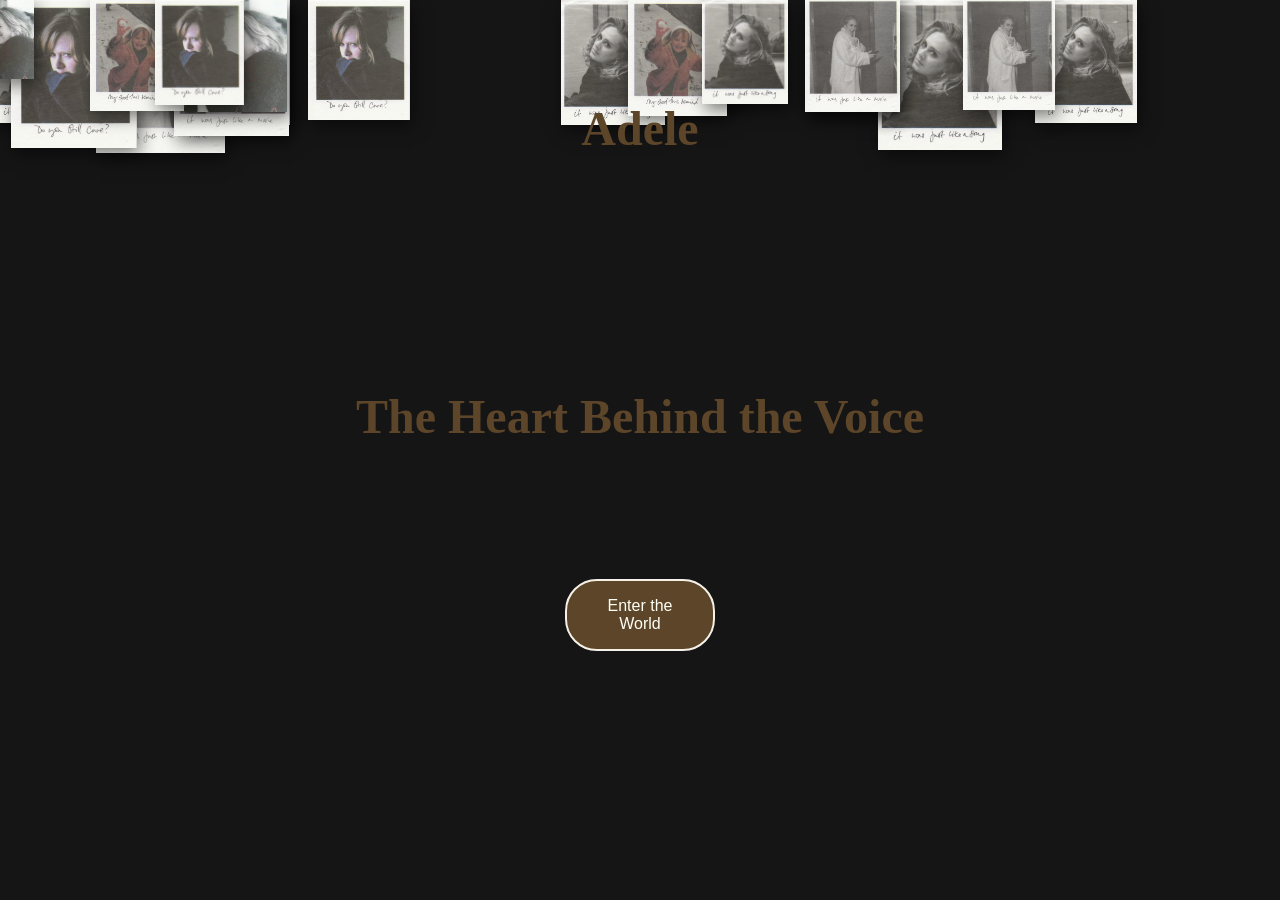
<file: index.html>
<!DOCTYPE html>
<html lang="es">
<head>
    <meta charset="UTF-8">
    <meta name="viewport" content="width=device-width, initial-scale=1.0">
    <title>Pagina de Adele</title>
    <link rel="stylesheet" href="./estilos/index-style.css">
</head>
<body>
    <div id="contenedor-principal">
        <h1>Adele</h1>
        <div id="contenedor-2">
            <h2>The Heart Behind the Voice</h2>
            <button><a href="./discos-adele.html">Enter the World</a></button>
        </div>
    </div>

<script>
  const imagenes = [
    './imagenes-lluvia/1.jpeg',
    './imagenes-lluvia/2.jpeg',
    './imagenes-lluvia/3.jpeg',
    './imagenes-lluvia/4.jpeg',
    './imagenes-lluvia/5.jpeg',
  ];

  for (let i = 0; i < 20; i++) {
    const img = document.createElement('img');
    img.src = imagenes[Math.floor(Math.random() * imagenes.length)];
    img.className = 'polaroid';
    img.style.left   = `${Math.random() * 105 - 5}vw`;
    img.style.width  = `${Math.random() * 60 + 70}px`;
    const dur = Math.random() * 5 + 12;
    img.style.animationDuration = `${dur}s`;
    img.style.animationDelay   = `-${Math.random() * dur}s`;
    img.style.setProperty('--rot-start', `${Math.random() * 40 - 20}deg`);
    img.style.setProperty('--rot-end',   `${Math.random() * 60 - 30}deg`);
    document.body.appendChild(img);
  }
</script>
</body>
</html>
</file>
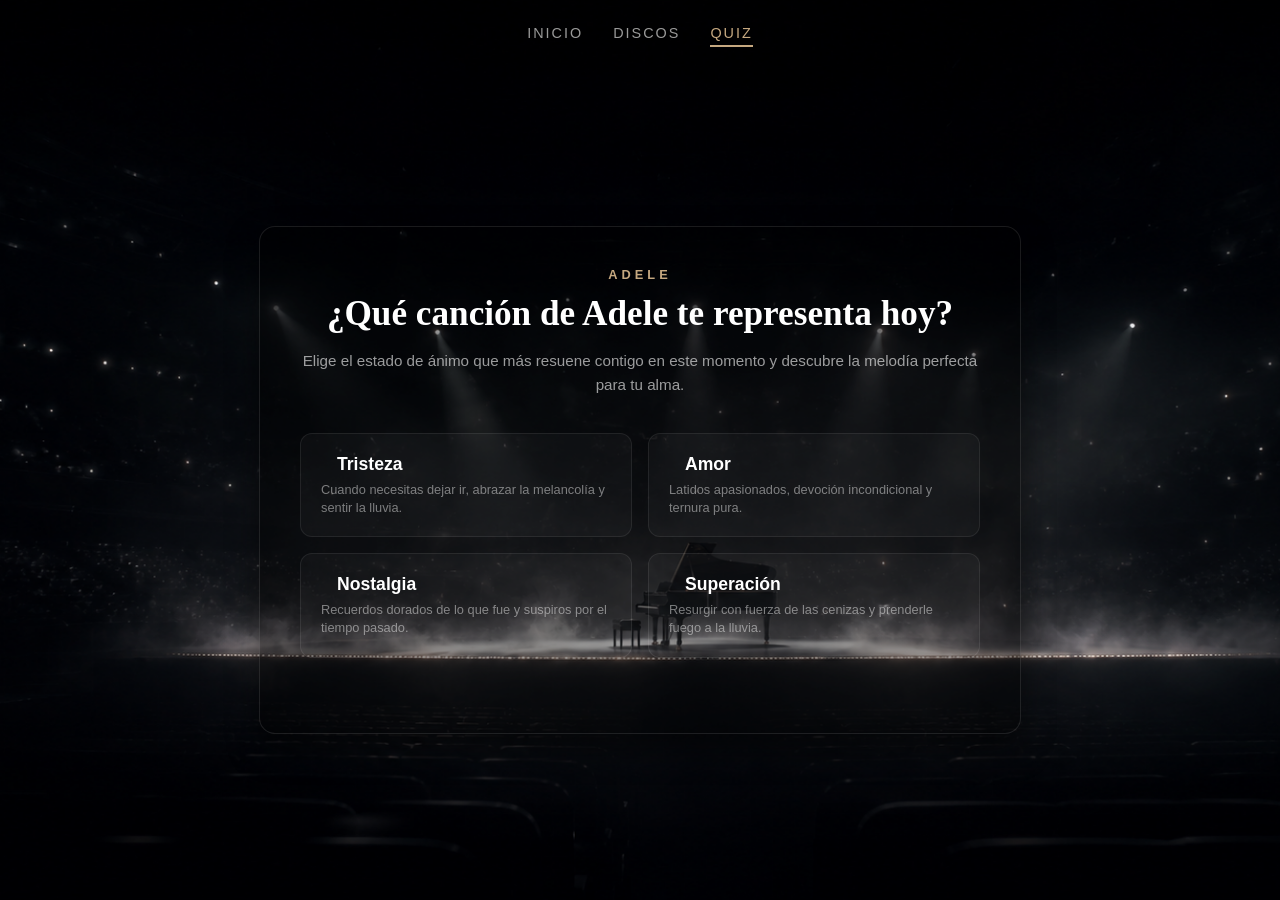
<file: cuestionario.html>
<!DOCTYPE html>
<html lang="es">    
<head>
  <meta charset="UTF-8">
  <meta name="viewport" content="width=device-width, initial-scale=1.0">
  <title>Cuestionario de Adele</title>
  <link rel="stylesheet" href="./estilos/quiz-style.css">
</head>
<body>
  <nav class="navegacion">
    <a href="./index.html" class="enlace-nav">Inicio</a>
    <a href="./discos-adele.html" class="enlace-nav">Discos</a>
    <a href="#" class="enlace-nav activo">Quiz</a>
  </nav>

  <div id="contenedor-quiz">
    <div class="tarjeta-quiz">
      <span class="tag-quiz">Adele</span>
      <h1 class="titulo-quiz">¿Qué canción de Adele te representa hoy?</h1>
      <p class="subtitulo-quiz">Elige el estado de ánimo que más resuene contigo en este momento y descubre la melodía perfecta para tu alma.</p>
      
      <div class="opciones-grid">
        <div class="opcion-mood" data-mood="tristeza">
          <div class="mood-nombre">
            <span class="mood-indicador"></span>
            Tristeza
          </div>
          <div class="mood-detalle">
            Cuando necesitas dejar ir, abrazar la melancolía y sentir la lluvia.
          </div>
        </div>

        <div class="opcion-mood" data-mood="amor">
          <div class="mood-nombre">
            <span class="mood-indicador"></span>
            Amor
          </div>
          <div class="mood-detalle">
            Latidos apasionados, devoción incondicional y ternura pura.
          </div>
        </div>

        <div class="opcion-mood" data-mood="nostalgia">
          <div class="mood-nombre">
            <span class="mood-indicador"></span>
            Nostalgia
          </div>
          <div class="mood-detalle">
            Recuerdos dorados de lo que fue y suspiros por el tiempo pasado.
          </div>
        </div>

        <div class="opcion-mood" data-mood="superacion">
          <div class="mood-nombre">
            <span class="mood-indicador"></span>
            Superación
          </div>
          <div class="mood-detalle">
            Resurgir con fuerza de las cenizas y prenderle fuego a la lluvia.
          </div>
        </div>
      </div>

      <div id="resultado-quiz">
        <div class="resultado-header">
          <span class="resultado-subtitulo">Tu Canción Recomendada</span>
          <h2 id="resultado-titulo"></h2>
          <p id="resultado-album"></p>
        </div>
        <p id="resultado-descripcion"></p>
        <div class="video-container" id="video-container"></div>
      </div>
    </div>
  </div>

  <script src="./javascript/cuestionario.js"></script>
</body>
</html>
</file>
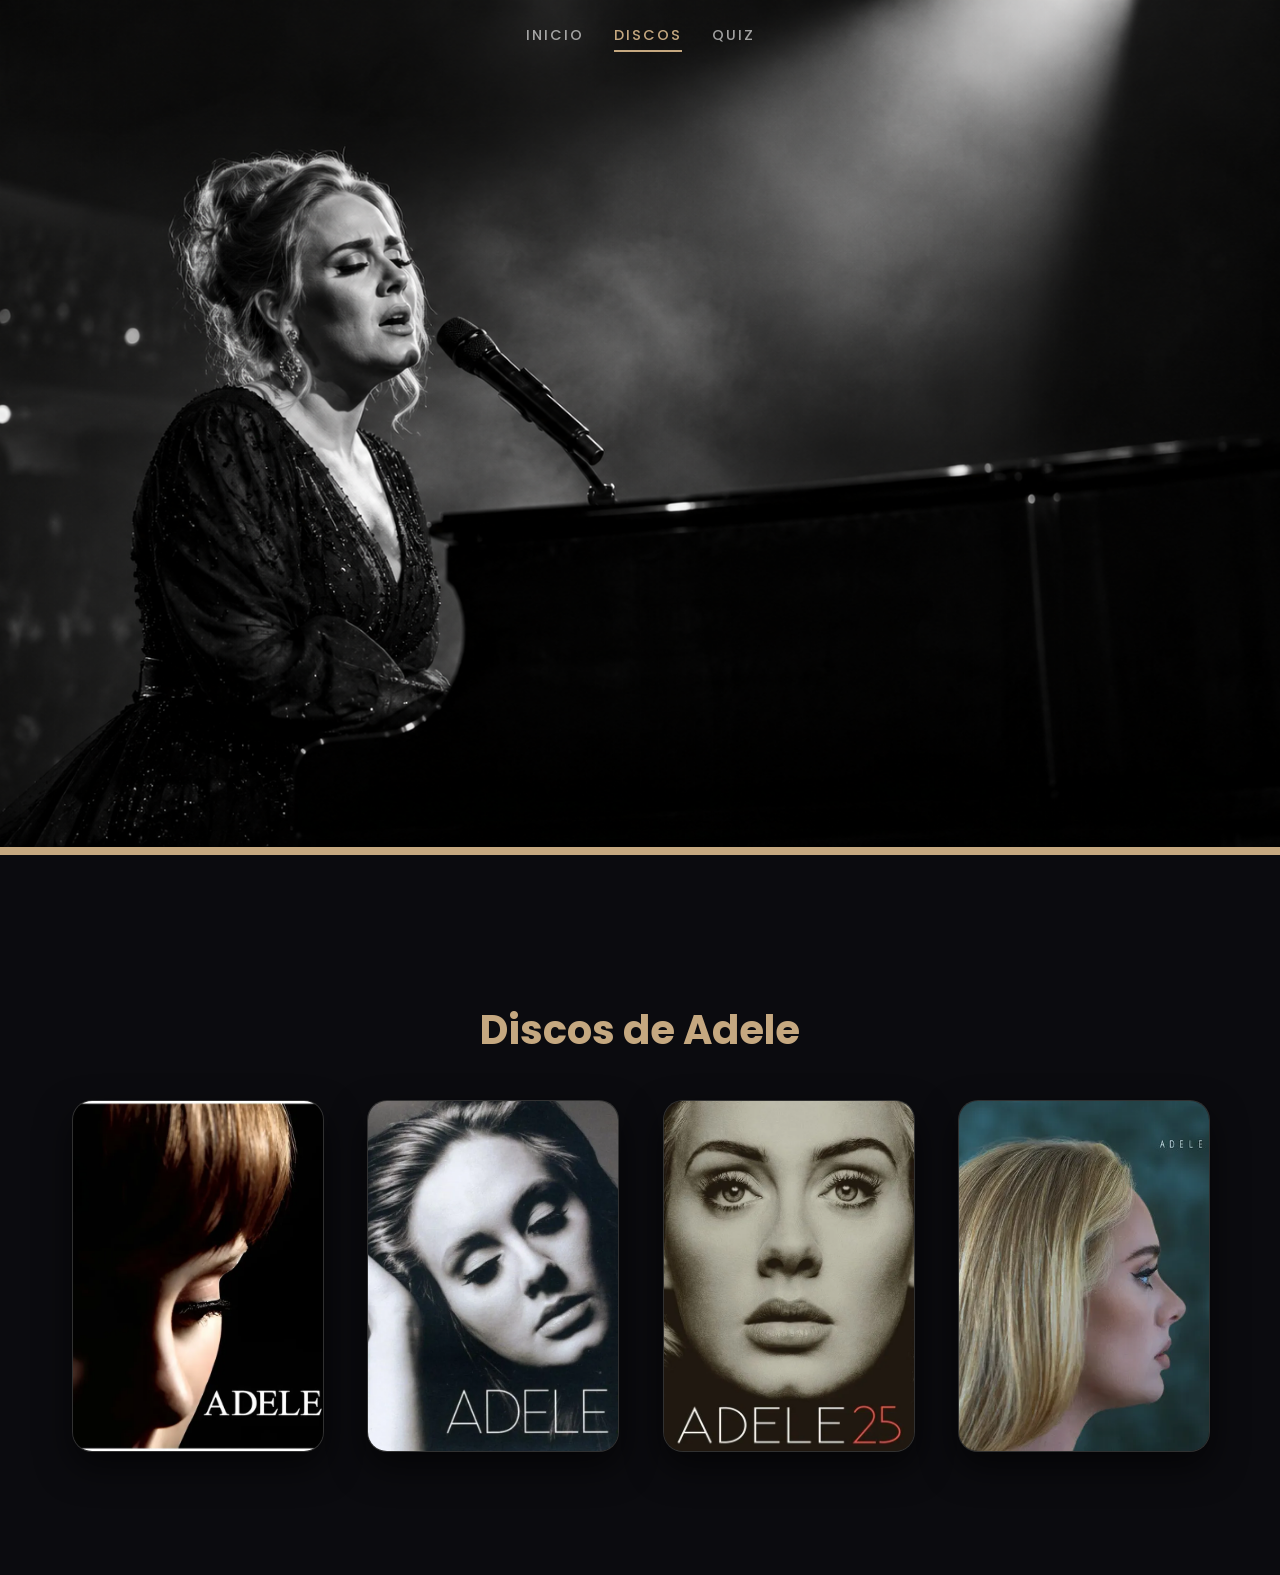
<file: discos-adele.html>
<!DOCTYPE html>
<html lang="es">
<head>
  <meta charset="UTF-8">
  <meta name="viewport" content="width=device-width, initial-scale=1.0">
  <meta name="description" content="Explora la discografía interactiva de Adele. Descubre detalles de sus álbumes 19, 21, 25 y 30 con transiciones en 3D y diseño inmersivo.">
  <title>Discos de Adele</title>
  <link href="https://fonts.googleapis.com/css2?family=Playfair+Display:ital,wght@0,400..900;1,400..900&family=Poppins:wght@300;400;500;600;700&display=swap" rel="stylesheet">
  <link rel="stylesheet" href="./estilos/discos-style.css">
</head>
<body>
  <nav class="navegacion">
    <a href="./index.html" class="enlace-nav">Inicio</a>
    <a href="#" class="enlace-nav activo">Discos</a>
    <a href="./cuestionario.html" class="enlace-nav">Quiz</a>
  </nav>

  <div class="contenedor-discos"></div>
  <div class="contenedor-discos2">
    <h3>Discos de Adele</h3>
    <div class="grid-album">
      <div class="tarjeta">
        <div class="tarjeta-interna">
          <div class="tarjeta-frente">
            <img src="./imagenes-album/19.webp" alt="Adele 19">
          </div>
          <div class="tarjeta-atras">
            <h3 class="titulo-album">Adele 19</h3>
            <div class="divisor"></div>
            <div class="grupo-info">
              <span class="etiqueta-info">Mood</span>
              <span class="valor-info">Melancólico y Nostálgico</span>
            </div>
            <div class="grupo-info">
              <span class="etiqueta-info">Canción Famosa</span>
              <span class="valor-info">Chasing Pavements</span>
            </div>
            <div class="grupo-info">
              <span class="etiqueta-info">Año de Lanzamiento</span>
              <span class="valor-info">2008</span>
            </div>
          </div>
        </div>
      </div>
      <div class="tarjeta">
        <div class="tarjeta-interna">
          <div class="tarjeta-frente">
            <img src="./imagenes-album/21.webp" alt="Adele 21">
          </div>
          <div class="tarjeta-atras">
            <h3 class="titulo-album">Adele 21</h3>
            <div class="divisor"></div>
            <div class="grupo-info">
              <span class="etiqueta-info">Mood</span>
              <span class="valor-info">Desamor y Despecho</span>
            </div>
            <div class="grupo-info">
              <span class="etiqueta-info">Canción Famosa</span>
              <span class="valor-info">Rolling in the Deep</span>
            </div>
            <div class="grupo-info">
              <span class="etiqueta-info">Año de Lanzamiento</span>
              <span class="valor-info">2011</span>
            </div>
          </div>
        </div>
      </div>
      <div class="tarjeta">
        <div class="tarjeta-interna">
          <div class="tarjeta-frente">
            <img src="./imagenes-album/25.webp" alt="Adele 25">
          </div>
          <div class="tarjeta-atras">
            <h3 class="titulo-album">Adele 25</h3>
            <div class="divisor"></div>
            <div class="grupo-info">
              <span class="etiqueta-info">Mood</span>
              <span class="valor-info">Añoranza y Reflexión</span>
            </div>
            <div class="grupo-info">
              <span class="etiqueta-info">Canción Famosa</span>
              <span class="valor-info">Hello</span>
            </div>
            <div class="grupo-info">
              <span class="etiqueta-info">Año de Lanzamiento</span>
              <span class="valor-info">2015</span>
            </div>
          </div>
        </div>
      </div>
      <div class="tarjeta">
        <div class="tarjeta-interna">
          <div class="tarjeta-frente">
            <img src="./imagenes-album/30.webp" alt="Adele 30">
          </div>
          <div class="tarjeta-atras">
            <h3 class="titulo-album">Adele 30</h3>
            <div class="divisor"></div>
            <div class="grupo-info">
              <span class="etiqueta-info">Mood</span>
              <span class="valor-info">Vulnerabilidad y Sanación</span>
            </div>
            <div class="grupo-info">
              <span class="etiqueta-info">Canción Famosa</span>
              <span class="valor-info">Easy on Me</span>
            </div>
            <div class="grupo-info">
              <span class="etiqueta-info">Año de Lanzamiento</span>
              <span class="valor-info">2021</span>
            </div>
          </div>
        </div>
      </div>
    </div>
  </div>

  <script>
    const contenedor = document.querySelector('.contenedor-discos');
    for (let i = 0; i < 120; i++) {
      const gota = document.createElement('div');
      gota.className = 'gota';
      const dur = Math.random() * 0.6 + 3.6;
      const height = Math.random() * 15 + 20;
      gota.style.left = `${Math.random() * 100}%`;
      gota.style.width = `${Math.random() * 1 + 1}px`;
      gota.style.height = `${height}px`;
      gota.style.opacity = Math.random() * 0.5 + 0.3;
      gota.style.animationDuration = `${dur}s`;
      gota.style.animationDelay = `-${Math.random() * dur}s`;
      contenedor.appendChild(gota);
    }
  </script>
</body>
</html>
</file>
<file: estilos/index-style.css>
body {
    background-color: #161515;
    color: #f5f1e8;
    font-family: Arial, sans-serif;
    margin: 0;
    padding: 0;
}

h1 {
    font-family: Georgia, serif;
    color: #5c4529;
    font-size: 3em;
    padding-bottom: 0.5em;
}

h2 {
    font-family: Georgia, serif;
    color: #5c4529;
    font-size: 3em;
    padding-bottom: 2em;
}

@keyframes caer {
    0% {
        transform: translateY(-200px) rotate(var(--rot-start));
        opacity: 0;
    }
    8%  { opacity: 1; }
    92% { opacity: 1; }
    100% {
        transform: translateY(110vh) rotate(var(--rot-end));
        opacity: 0;
    }
}

.polaroid {
    position: fixed;
    top: 0;
    z-index: -1;
    animation: caer linear infinite;
    box-shadow: 3px 6px 16px rgba(0, 0, 0, 0.5);
}

#contenedor-principal {
    width: 100%;
    margin: 0;
    display: flex;
    flex-direction: column;
    align-items: center;
    justify-content: space-around;
    height: 80vh;
}

#contenedor-2 {
    display: flex;
    flex-direction: column;
    align-items: center;
}

#contenedor-2 button {
    background-color: #5c4529;
    color: #fffff5;
    border: 2px solid #f5f1e8;
    border-radius: 2em;
    padding: 1em 2em;
    font-size: 1em;
    width: 150px;
    cursor: pointer;
}

#contenedor-2 button:hover {
    background-color: #5c4529;
    color: #f5f1e8;
    border-color: #5c4529;
    scale: 1.05;
}

#contenedor-2 a {
    color: inherit;
    text-decoration: none;
}

#contenedor-2 a:visited {
    color: inherit;
    text-decoration: none;
}
</file>
<file: estilos/quiz-style.css>
body {
    margin: 0;
    padding: 0;
    font-family: 'Outfit', sans-serif;
    background-color: #050508;
    min-height: 100vh;
    overflow-x: hidden;
    overflow-y: auto;
    color: #f3f4f6;
}

.navegacion {
    position: absolute;
    top: 0;
    left: 0;
    width: 100%;
    display: flex;
    justify-content: center;
    gap: 30px;
    padding: 25px 0;
    z-index: 100;
}

.enlace-nav {
    color: rgba(255, 255, 255, 0.6);
    text-decoration: none;
    font-family: 'Poppins', sans-serif;
    font-size: 0.9rem;
    font-weight: 500;
    letter-spacing: 2px;
    text-transform: uppercase;
    transition: color 0.3s ease, border-color 0.3s ease;
    border-bottom: 2px solid transparent;
    padding-bottom: 4px;
}

.enlace-nav:hover,
.enlace-nav.activo {
    color: #c5a880;
    border-bottom: 2px solid #c5a880;
}

#contenedor-quiz {
    background: url('../background-quiz.png') no-repeat center center / cover fixed;
    min-height: 100vh;
    display: flex;
    align-items: center;
    justify-content: center;
    padding: 120px 20px 60px 20px;
    box-sizing: border-box;
}

.tarjeta-quiz {
    background: rgba(0, 0, 0, 0.4);
    border: 1px solid rgba(255, 255, 255, 0.1);
    border-radius: 16px;
    padding: 40px;
    max-width: 680px;
    width: 100%;
    box-shadow: 0 15px 30px rgba(0, 0, 0, 0.5);
}

.tag-quiz {
    font-size: 0.8rem;
    font-weight: 700;
    letter-spacing: 4px;
    color: #c5a880;
    text-transform: uppercase;
    margin-bottom: 12px;
    text-align: center;
    display: block;
}

.titulo-quiz {
    font-family: 'Poppins', serif;
    font-size: 2.2rem;
    font-weight: 600;
    text-align: center;
    margin: 0 0 12px 0;
    color: #ffffff;
}

.subtitulo-quiz {
    font-size: 0.95rem;
    color: rgba(255, 255, 255, 0.6);
    text-align: center;
    margin-bottom: 35px;
    font-weight: 300;
    line-height: 1.6;
}

.opciones-grid {
    display: grid;
    grid-template-columns: 1fr 1fr;
    gap: 16px;
    margin-bottom: 35px;
}


.opcion-mood {
    background: rgba(255, 255, 255, 0.03);
    border: 1px solid rgba(255, 255, 255, 0.08);
    border-radius: 12px;
    padding: 20px;
    cursor: pointer;
    text-align: left;
    transition: background 0.2s ease, border-color 0.2s ease;
}

.opcion-mood:hover {
    background: rgba(255, 255, 255, 0.08);
    border-color: rgba(255, 255, 255, 0.15);
}

.opcion-mood.seleccionado {
    background: rgba(255, 255, 255, 0.12);
}

.mood-nombre {
    font-size: 1.1rem;
    font-weight: 600;
    margin-bottom: 6px;
    color: #ffffff;
    display: flex;
    align-items: center;
    gap: 8px;
}

.mood-indicador {
    width: 8px;
    height: 8px;
    border-radius: 50%;
    display: inline-block;
}

.mood-detalle {
    font-size: 0.8rem;
    color: rgba(255, 255, 255, 0.45);
    line-height: 1.4;
}

#resultado-quiz {
    border: 1px solid rgba(255, 255, 255, 0.1);
    border-radius: 16px;
    padding: 30px;
    background: rgba(0, 0, 0, 0.3);
    margin-top: 25px;
    display: none;
    box-sizing: border-box;
}

#resultado-quiz.activo {
    display: block;
    animation: fadeIn 0.3s ease;
}

@keyframes fadeIn {
    from { opacity: 0; transform: translateY(15px); }
    to   { opacity: 1; transform: translateY(0); }
}

.resultado-header {
    text-align: center;
    margin-bottom: 25px;
}

.resultado-subtitulo {
    font-size: 0.75rem;
    letter-spacing: 2px;
    color: #c5a880;
    text-transform: uppercase;
    font-weight: 700;
    margin-bottom: 6px;
    display: block;
}

#resultado-titulo {
    font-family: 'Poppins', serif;
    font-size: 1.8rem;
    font-weight: 600;
    margin: 0 0 4px 0;
    color: #ffffff;
}

#resultado-album {
    font-size: 0.85rem;
    color: rgba(255, 255, 255, 0.4);
    margin-bottom: 0;
}

#resultado-descripcion {
    font-size: 0.9rem;
    color: rgba(255, 255, 255, 0.7);
    line-height: 1.6;
    margin-bottom: 25px;
    text-align: center;
}

.video-container {
    position: relative;
    width: 100%;
    border-radius: 12px;
    overflow: hidden;
    aspect-ratio: 16 / 9;
    box-shadow: 0 10px 30px rgba(0, 0, 0, 0.5);
    border: 1px solid rgba(255, 255, 255, 0.1);
    background: radial-gradient(circle at center, rgba(255, 255, 255, 0.02) 0%, rgba(0, 0, 0, 0.4) 100%);
    backdrop-filter: blur(10px);
    display: flex;
    align-items: center;
    justify-content: center;
}
.video-thumb {
    position: relative;
    display: block;
    width: 100%;
    height: 100%;
    text-decoration: none;
    overflow: hidden;
    border-radius: 12px;
}

.video-thumb img {
    width: 100%;
    height: 100%;
    object-fit: cover;
    display: block;
    transition: transform 0.3s ease, filter 0.3s ease;
}

.video-thumb:hover img {
    transform: scale(1.05);
    filter: brightness(0.7);
}

.play-overlay {
    position: absolute;
    top: 50%;
    left: 50%;
    transform: translate(-50%, -50%);
    width: 72px;
    height: 72px;
    border-radius: 50%;
    background: rgba(0, 0, 0, 0.7);
    display: flex;
    align-items: center;
    justify-content: center;
    transition: background 0.3s ease, transform 0.3s ease;
}

.video-thumb:hover .play-overlay {
    background: #c5a880;
    transform: translate(-50%, -50%) scale(1.1);
}

.play-overlay svg {
    width: 32px;
    height: 32px;
    fill: #ffffff;
    margin-left: 4px;
}
</file>
<file: estilos/discos-style.css>
body {
    margin: 0;
    padding: 0;
    font-family: 'Poppins', 'Arial', sans-serif;
    background-color: #0b0b0f;
    min-height: 100vh;
    overflow-x: hidden;
    overflow-y: auto;
}

@keyframes gota {
    0% { top: -50px; opacity: 0; }
    5% { opacity: 1; }
    95% { opacity: 0.6; }
    100% { top: 105%; opacity: 0; }
}

.gota {
    position: absolute;
    top: -50px;
    width: 1.5px;
    height: 20px;
    background: linear-gradient(transparent, rgba(128, 131, 133, 0.6));
    pointer-events: none;
    z-index: 10;
    animation: gota linear infinite;
}

.contenedor-discos {
    background-image: url('../background.jpg');
    height: 95vh;
    width: 100%;
    background-size: cover;
    background-position: center;
    background-repeat: no-repeat;
    position: relative;
    overflow: hidden;
    display: flex;
    justify-content: center;
    align-items: center;
    padding: 60px 0;
    box-sizing: border-box;
    border-bottom: 8px solid #c5a880;
}

.contenedor-discos2 {
    display: flex;
    flex-direction: column;
    justify-content: center;
    height: 80vh;
    align-items: center;
}

.contenedor-discos2 h3 {
    font-family: 'Poppins', serif;
    font-size: 2.5rem;
    color: #c5a880;
    margin-bottom: 20px;
    z-index: 15;
}

.grid-album {
    display: grid;
    grid-template-columns: repeat(4, 1fr);
    gap: 30px;
    max-width: 1200px;
    width: 90%;
    padding: 20px;
    z-index: 15;
}

.tarjeta {
    background-color: transparent;
    width: 250px;
    height: 350px;
    perspective: 1000px;
    cursor: pointer;
    margin: 0 auto;
}

.tarjeta-interna {
    position: relative;
    width: 100%;
    height: 100%;
    text-align: center;
    transition: transform 0.8s cubic-bezier(0.4, 0, 0.2, 1);
    transform-style: preserve-3d;
}

.tarjeta:hover .tarjeta-interna {
    transform: rotateY(180deg);
}

.tarjeta-frente, .tarjeta-atras {
    position: absolute;
    width: 100%;
    height: 100%;
    -webkit-backface-visibility: hidden;
    backface-visibility: hidden;
    border-radius: 20px;
    overflow: hidden;
}

.tarjeta-frente {
    background-color: #1a1a1a;
    border: 1px solid rgba(255, 255, 255, 0.1);
    box-shadow: 0 15px 35px rgba(0, 0, 0, 0.6);
}

.tarjeta-frente img {
    width: 100%;
    height: 100%;
    object-fit: cover;
    display: block;
    transition: transform 0.5s ease;
}

.tarjeta:hover .tarjeta-frente img {
    transform: scale(1.05);
}

.tarjeta-atras {
    background: #141211;
    border: 1px solid #c5a880;
    color: #ffffff;
    transform: rotateY(180deg);
    display: flex;
    flex-direction: column;
    justify-content: center;
    align-items: center;
    padding: 30px;
    box-sizing: border-box;
}

.titulo-album {
    font-family: 'Playfair Display', serif;
    font-size: 1.8rem;
    margin: 0 0 10px 0;
    font-weight: 700;
    letter-spacing: 1px;
}

.divisor {
    width: 60px;
    height: 2px;
    background: #c5a880;
    margin-bottom: 25px;
}

.grupo-info {
    width: 100%;
    margin-bottom: 15px;
    display: flex;
    flex-direction: column;
    align-items: center;
}

.etiqueta-info {
    font-size: 0.75rem;
    text-transform: uppercase;
    letter-spacing: 2px;
    color: #c5a880;
    margin-bottom: 4px;
    font-weight: 500;
}

.valor-info {
    font-family: 'Poppins', sans-serif;
    font-size: 0.95rem;
    color: #e2e8f0;
    font-weight: 400;
    text-align: center;
}

.navegacion {
    position: absolute;
    top: 0;
    left: 0;
    width: 100%;
    display: flex;
    justify-content: center;
    gap: 30px;
    padding: 25px 0;
    z-index: 100;
}

.enlace-nav {
    color: rgba(255, 255, 255, 0.6);
    text-decoration: none;
    font-family: 'Poppins', sans-serif;
    font-size: 0.9rem;
    font-weight: 500;
    letter-spacing: 2px;
    text-transform: uppercase;
    transition: color 0.3s ease, border-color 0.3s ease;
    border-bottom: 2px solid transparent;
    padding-bottom: 4px;
}

.enlace-nav:hover,
.enlace-nav.activo {
    color: #c5a880;
    border-bottom: 2px solid #c5a880;
}
</file>
